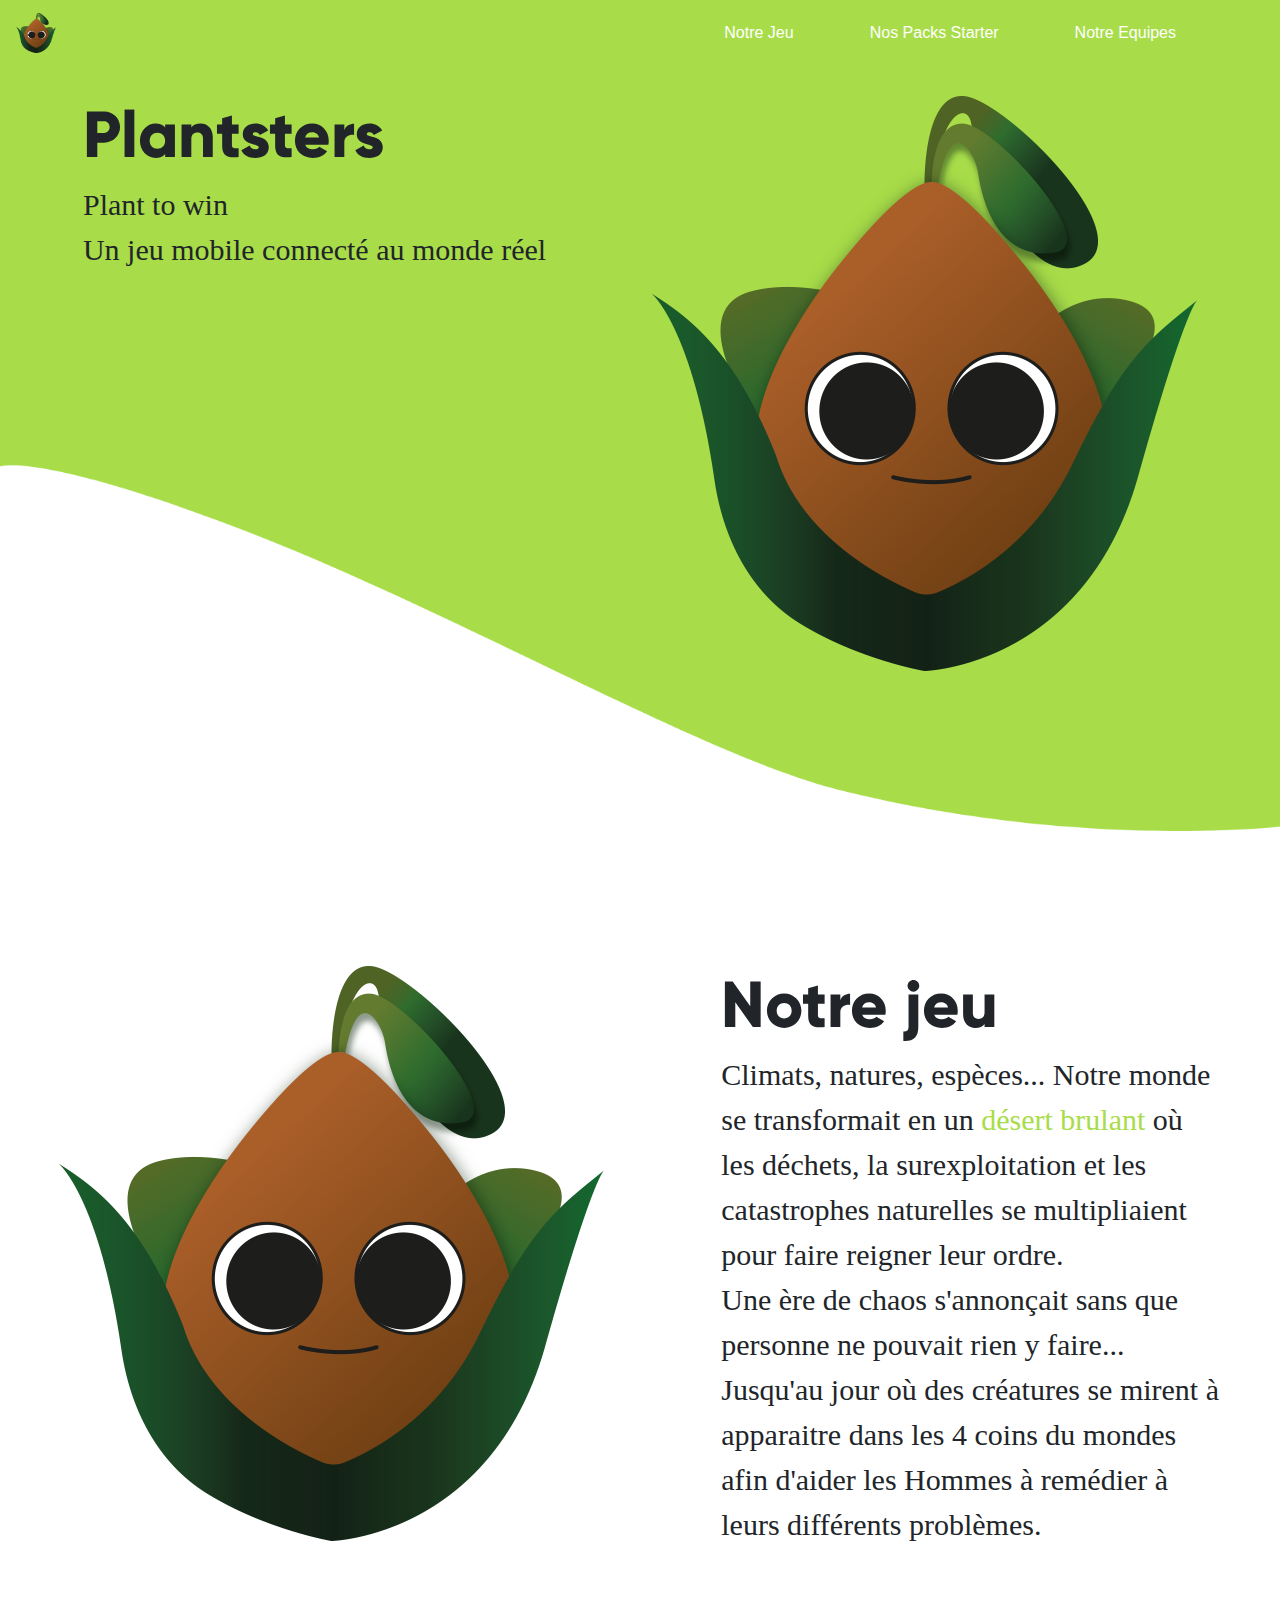
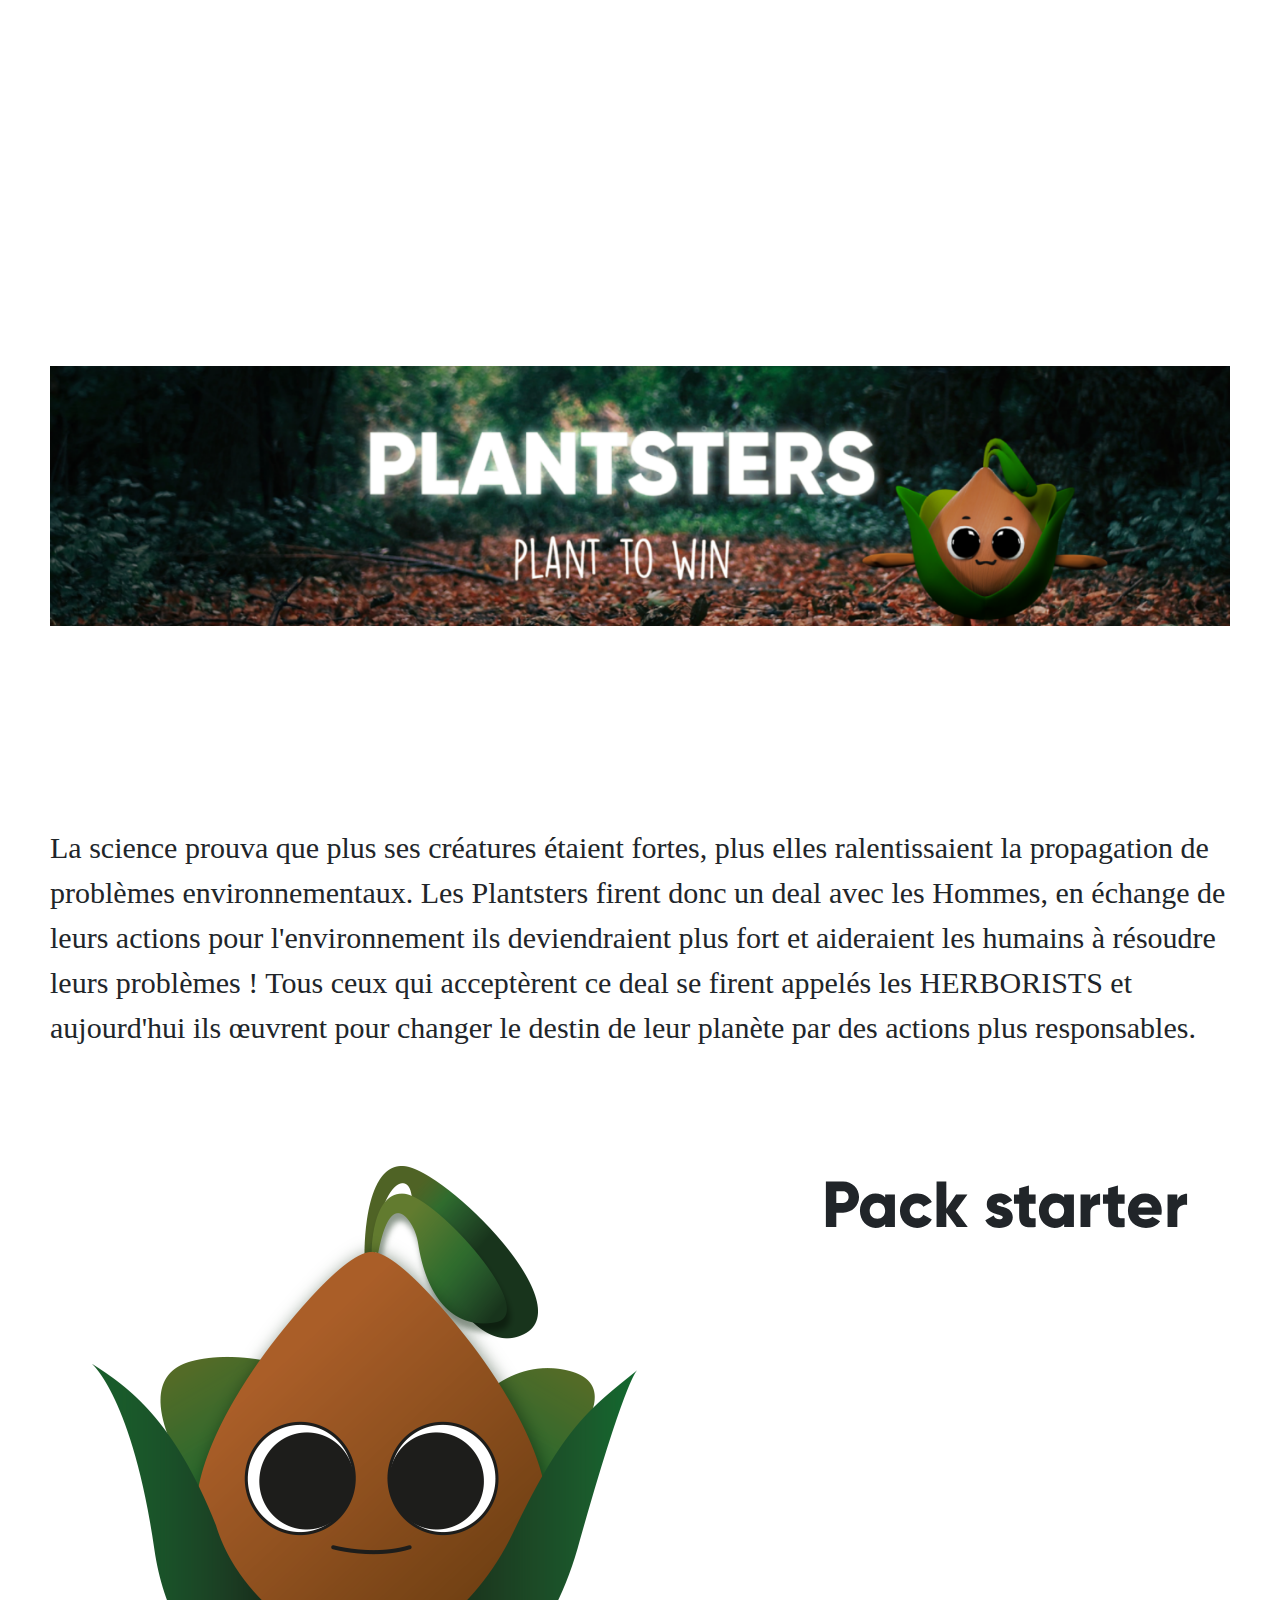
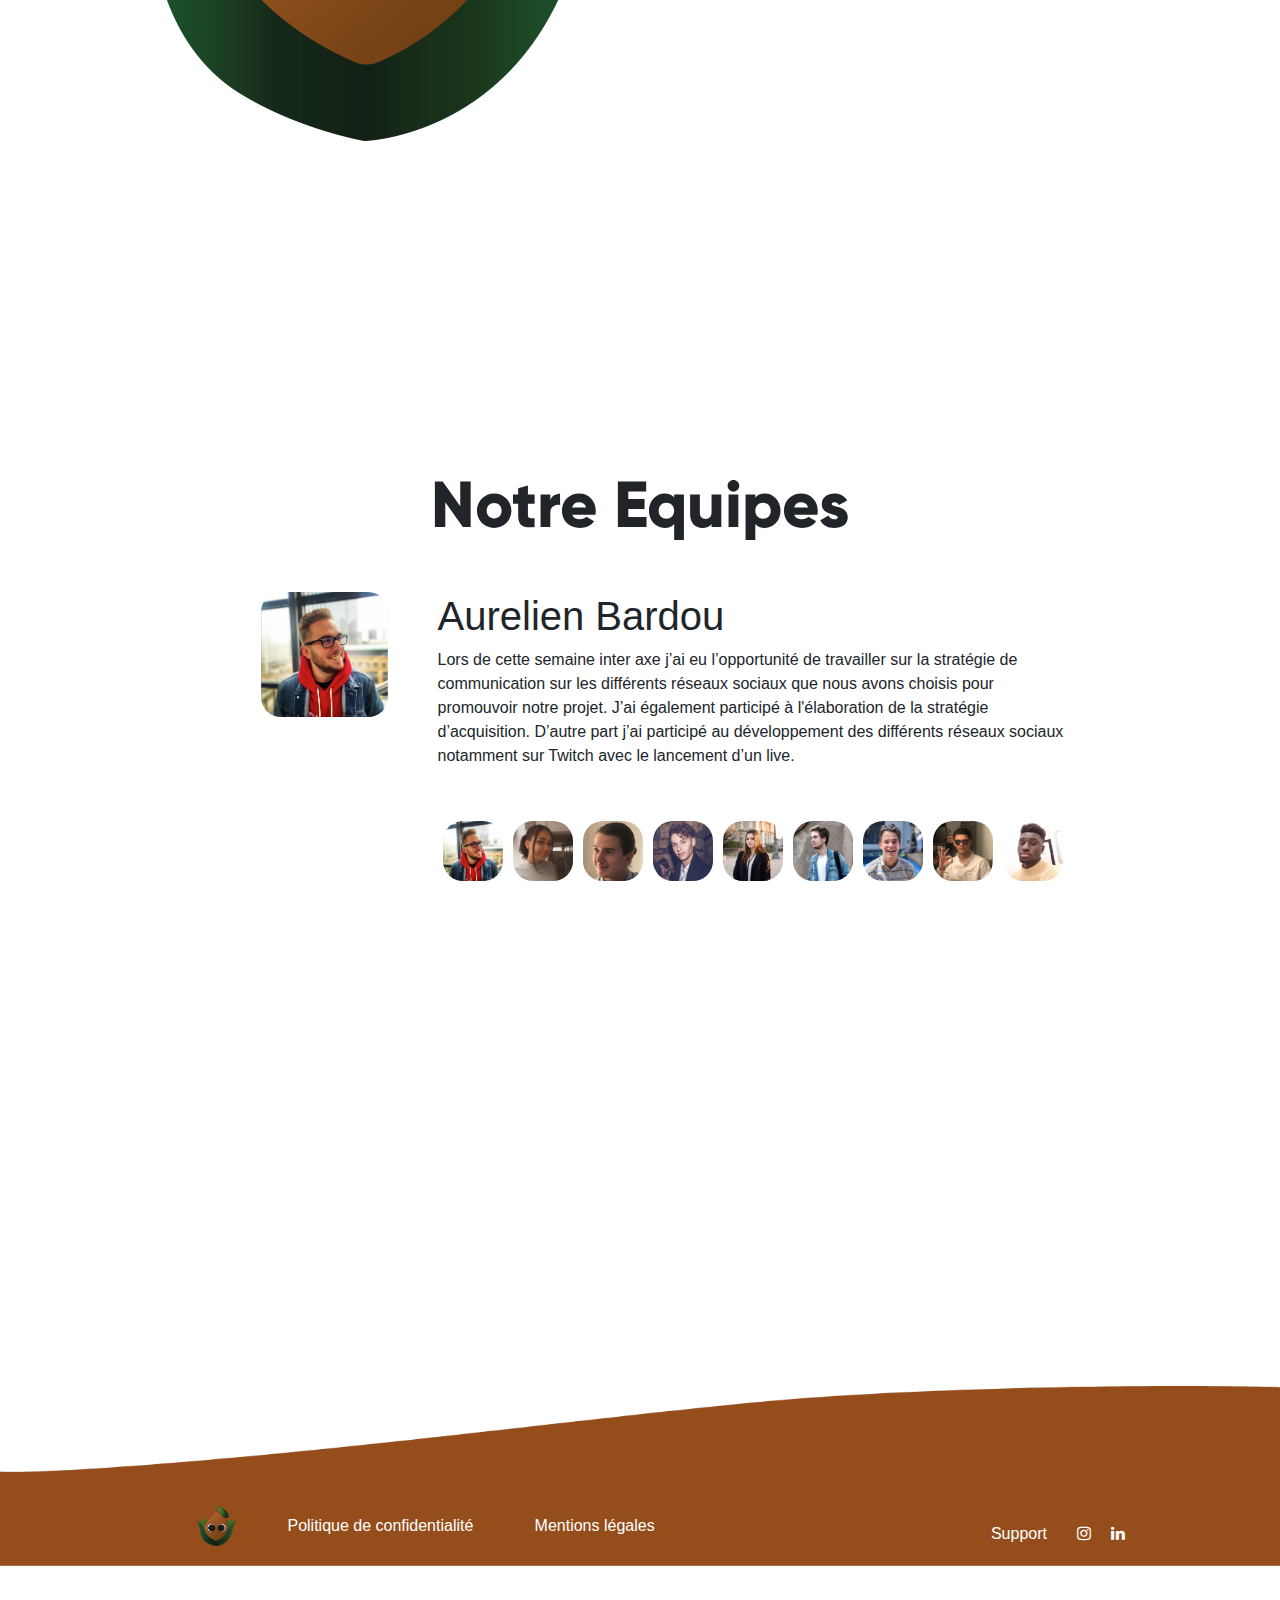
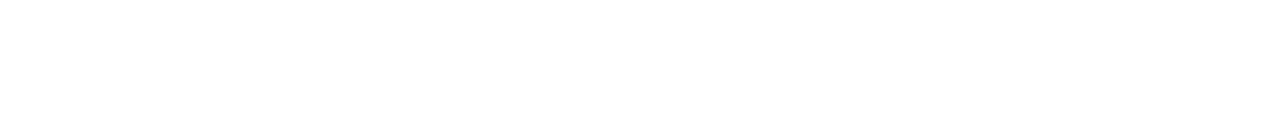
<file: index.html>
<!DOCTYPE html>
<html lang="en">
  <head>
    <meta charset="UTF-8" />
    <meta name="viewport" content="width=device-width, initial-scale=1.0" />
    <meta http-equiv="X-UA-Compatible" content="ie=edge" />
    <title>Document</title>
    <link href="style.css" rel="stylesheet" />

    <link
      rel="stylesheet"
      href="./assets/font-awesome/css/font-awesome.min.css"
    />
    <link
      rel="stylesheet"
      href="https://maxcdn.bootstrapcdn.com/bootstrap/4.0.0/css/bootstrap.min.css"
      integrity="sha384-Gn5384xqQ1aoWXA+058RXPxPg6fy4IWvTNh0E263XmFcJlSAwiGgFAW/dAiS6JXm"
      crossorigin="anonymous"
    />
    <link href="assets/fonts/Gilroy-ExtraBold.otf" rel="stylesheet">
    <link href="assets/fonts/Gilroy-Light.otf" rel="stylesheet">
  </head>
  <body>
    <!-- NAVBAR -->
    <nav
      class="navbar navbar-expand-lg navbar-light sticky-top bgColorGreen"
      id="navbar"
    >
      <a class="navbar-brand" href="#">
        <img src="assets/imgs/logo.png" width="40" height="40" alt="" />
      </a>
      <button
        class="navbar-toggler"
        type="button"
        data-toggle="collapse"
        data-target="#navbarNavAltMarkup"
        aria-controls="navbarNavAltMarkup"
        aria-expanded="false"
        aria-label="Toggle navigation"
      >
        <span class="navbar-toggler-icon"></span>
      </button>
      <div class="collapse navbar-collapse" id="navbarNavAltMarkup">
        <ul class="navbar-nav ml-auto">
          <li>
            <a class="nav-item nav-link active" href="#section2">Notre Jeu</a>
          </li>
          <li>
            <a class="nav-item nav-link active" href="#section4"
              >Nos Packs Starter</a
            >
          </li>
          <li>
            <a class="nav-item nav-link active" href="#section5"
              >Notre Equipes
            </a>
          </li>
        </ul>
      </div>
    </nav>
    <!-- FIN NAVBAR -->

    <!-- 1 ECRAN -->
    <div class="flexContainerRow padding30 bgGreen" id="section1">
      <div>
        <h1 class="title">Plantsters</h1>
        <p class="text">
          Plant to win<br />Un jeu mobile connecté au monde réel
        </p>
      </div>
      <img src="./assets/imgs/logo.png" />
    </div>
    <!-- Fin 1 ECRAN -->
    <!-- 2 ECRAN -->
    <div class="flexContainerRow" id="section2">
      <img src="assets/imgs/logo.png" />
      <div class="textEcran2">
        <h1 class="title">Notre jeu</h1>
        <p class="text">
          Climats, natures, espèces... Notre monde se transformait en un
          <span class="colorGreen">désert brulant</span> où les déchets, la
          surexploitation et les catastrophes naturelles se multipliaient pour
          faire reigner leur ordre.<br />
          Une ère de chaos s'annonçait sans que personne ne pouvait rien y
          faire... Jusqu'au jour où des créatures se mirent à apparaitre dans
          les 4 coins du mondes afin d'aider les Hommes à remédier à leurs
          différents problèmes.
        </p>
      </div>
    </div>
    <!-- Fin 2 ECRAN -->
    <!-- 3 ECRAN -->
    <div class="flexContainerCol" id="section3">
      <img src="assets/imgs/banniere.png" />
      <p class="text">
        La science prouva que plus ses créatures étaient fortes, plus elles
        ralentissaient la propagation de problèmes environnementaux. Les
        Plantsters firent donc un deal avec les Hommes, en échange de leurs
        actions pour l'environnement ils deviendraient plus fort et aideraient
        les humains à résoudre leurs problèmes ! Tous ceux qui acceptèrent ce
        deal se firent appelés les HERBORISTS et aujourd'hui ils œuvrent pour
        changer le destin de leur planète par des actions plus responsables.
      </p>
    </div>
    <!-- Fin 3 ECRAN -->

    <!-- 4 ECRAN -->
    <div class="flexContainerRow" id="section4">
      <img src="assets/imgs/logo.png" />
      <h1 class="title">Pack starter</h1>
    </div>
    <!-- Fin 4 ECRAN -->

    <!-- 5 ECRAN -->
    <div class="flexContainerRow" id="section1">
      <div class="flexContainerCol">
          <h1 class="title  text-center mb-5">Notre Equipes</h1>
      
      <div class="flexContainerRow">
          
       <div class="row pl-5 w-75">
        <div class="col">
            <div id="carouselExampleIndicators" class="carousel slide" data-ride="carousel" data-interval="false">
               
          
            <div class="carousel-inner ">
                  
              
                  <div class="carousel-item active">
                      <img class="d-block w-100" src="assets/imgs/aurelien.png" alt="First slide">
                  </div>

                  <div class="carousel-item">
                    <img class="d-block w-100" src="assets/imgs/ambre.png" alt="Second slide">
                  </div>

                   <div class="carousel-item">
                    <img class="d-block w-100" src="assets/imgs/Etienne.jpeg" alt="Third slide">
                  </div>

                  <div class="carousel-item">
                    <img class="d-block w-100" src="assets/imgs/ryad.jpg" alt="Fourth slide">
                  </div>

                  <div class="carousel-item">
                    <img class="d-block w-100" src="assets/imgs/Domitille.jpg" alt="Fifth slide">
                  </div>

                  <div class="carousel-item">
                    <img class="d-block w-100" src="assets/imgs/julien.png" alt="Sixth slide">
                  </div>

                  
                  <div class="carousel-item">
                    <img class="d-block w-100" src="assets/imgs/paul.jpeg" alt="Sixth slide">
                  </div>

                  <div class="carousel-item">
                    <img class="d-block w-100" src="assets/imgs/alexandre.jpg" alt="Sixth slide">
                  </div>

                  <div class="carousel-item">
                    <img class="d-block w-100" src="assets/imgs/marvin.png" alt="Sixth slide">
                  </div>

              

                </div>

              
              </div>
              
          </div>
          <div class="col"  >
            <div class="description-part">

              <h1 class="description-Name" id="descriptionName">Aurelien Bardou</h1>
              

              <div class="perso-description mb-5" id="persoDescription"> Lors de cette semaine inter axe j’ai eu l’opportunité de travailler sur la stratégie de communication sur les différents réseaux sociaux que nous avons choisis pour promouvoir notre projet. J’ai également participé à l'élaboration de la stratégie d’acquisition. D’autre part j’ai participé au développement des différents réseaux sociaux notamment sur Twitch avec le lancement d’un live.</div>

    
               
              <div class="profil-container" id="profilContainer">

                <div class="flexContainerRow">
                <button  class="carousel-Indicator"  data-target="#carouselExampleIndicators" data-slide-to="0">
                    <img id="cI1" class="active" src="assets/imgs/aurelien.png"></img>
                </button>

                <button  class="carousel-Indicator" id="cI2" data-target="#carouselExampleIndicators" data-slide-to="1">
                    <img src="assets/imgs/ambre.png"></img>
                </button>

                <button  class="carousel-Indicator" id="cI3" data-target="#carouselExampleIndicators" data-slide-to="2">
                <img src="assets/imgs/Etienne.jpeg"></img>
                </button>

                <button  class="carousel-Indicator" id="cI4" data-target="#carouselExampleIndicators" data-slide-to="3">
                  <img src="assets/imgs/ryad.jpg"></img>
                </button>
                <button  class="carousel-Indicator" id="cI5" data-target="#carouselExampleIndicators" data-slide-to="4">
                  <img src="assets/imgs/Domitille.jpg"></img>
                </button>
                <button  class="carousel-Indicator" id="cI6" data-target="#carouselExampleIndicators" data-slide-to="5">
                  <img src="assets/imgs/julien.png"></img>
                </button>
                <button  class="carousel-Indicator" id="cI7"  data-target="#carouselExampleIndicators" data-slide-to="6">
                  <img src="assets/imgs/paul.jpeg"></img>
              </button>
              <button class="carousel-Indicator"  data-target="#carouselExampleIndicators" data-slide-to="7">
                <img data-target data-target="#carouselExampleIndicators" data-slide-to="7" src="assets/imgs/alexandre.jpg"></img>
              </button>
              <button  class="carousel-Indicator" id="cI8" data-target="#carouselExampleIndicators" data-slide-to="8">
                <img src="assets/imgs/marvin.png"></img>
              </button>
            </div>
              </div>


          </div>
        </div>
  
        <!---->
           
          
      </div>
    </div>
  </div>

</div>
    <!-- Fin 5 ECRAN -->
    <!-- Footer -->
    <div class="flexRow">
      <div class="gauche">
        <a href="#"
          ><img src="assets/imgs/logo.png" width="40" height="40" alt=""
        /></a>
        <a href="#">
          <p>Politique de confidentialité</p>
        </a>
        <a href="#">
          <p>Mentions légales</p>
        </a>
      </div>
      <div class="droit">
        <a class="item">
          <p>Support</p>
        </a>
        <a class="item">
          <i class="fa fa-instagram" aria-hidden="true"></i>
        </a>
        <a class="item">
          <i class="fa fa-linkedin" aria-hidden="true"></i>
        </a>
      </div>
    </div>
    <!-- Footer -->
  </body>


  <script src="https://code.jquery.com/jquery-3.5.1.slim.min.js" integrity="sha384-DfXdz2htPH0lsSSs5nCTpuj/zy4C+OGpamoFVy38MVBnE+IbbVYUew+OrCXaRkfj" crossorigin="anonymous"></script>
  <script src="https://cdn.jsdelivr.net/npm/bootstrap@4.5.3/dist/js/bootstrap.min.js" integrity="sha384-w1Q4orYjBQndcko6MimVbzY0tgp4pWB4lZ7lr30WKz0vr/aWKhXdBNmNb5D92v7s" crossorigin="anonymous"></script>

  <script src="script.js"></script>
</html>
</file>
<file: style.css>
/* fonts */

/* * {
  background-color: black;
} */

@font-face {
  font-family: "Gilroy-ExtraBold";
  src: url("assets/fonts/Gilroy-ExtraBold.otf");
}

.wrapper{
  display: flex;
}

.under-wrapper{
  padding: 0 200px;
}
#title {
  font-family: "Gilroy-ExtraBold";
}
.image {
  height: 70vh;
  border-radius: 2px;
}

.profil-container img {
  width: 60px;
  height: 60px;
  border-radius: 20px;
}

.description-part {
  padding-left: 20px;
}

.carousel-Indicator {
  background: none;
	border: none;
	padding: 0;
	cursor: pointer;
}

.ml-auto {
  margin-right: 50px;
}
.nav-item {
  color: white !important;
}
.navbar-nav > li {
  padding-left: 30px;
  padding-right: 30px;
}
.flexContainerRow {
  height: 100vh;
  display: flex;
  justify-content: space-around;
  align-items: flex-start;
}
.title {
  font-family: "Gilroy-Bold";
  font-size: 65px;
}
.text {
  font-family: "Gilroy-Light";
  font-size: 30px;
}
.form {
  position: absolute;
  top: 60vh;
  left: 3vw;
}
.colForm {
  display: flex;
  flex-direction: column;
  align-items: center;
}
input {
  width: 90%;
}
.btn {
  margin-top: 20px;
  background-color: #a8dd49;
  color: white;
}
.padding30 {
  padding: 30px;
}



.profil-container button  {
 list-style: none;
 border: none;
 padding: 5px;
 outline: none;
}

.bgGreen {
  background: url(./assets/imgs/bgGreen.png);
  background-position: top;
  background-size: 100% 85%;
  background-repeat: no-repeat;
  position: relative;
}
.bgColorGreen {
  background-color: #a8dd49;
}

.bgColorBlack {
  /* background-color: #272727; */
  background: #944d1b;
}
.colorGreen {
  color: #a8dd49;
}
.textEcran2 {
  max-width: 500px;
}
.flexContainerCol {
  padding: 0 50px;
  height: 100vh;
  display: flex;
  flex-direction: column;
  justify-content: space-around;
}

.carousel-inner {
  width: 30%;
  
}

.carousel-inner img {
  border-radius: 20px;
  min-width: 30px;
  min-height: 30px;
}

.flexRow {
  min-height: 200px;
  padding: 20px 0;
  width: 100%;
  display: flex;
  justify-content: space-evenly;
  flex-grow: 1;
  align-items: flex-end;
  padding-bottom: 20px;
  background-image: url(./assets/imgs/bgBrown.png);
  background-position: bottom;
  background-size: 100% 90%;
  background-repeat: no-repeat;
}

.gauche {
  display: flex;
  justify-content: space-evenly;
  align-items: center;
  flex-grow: 0.5;
  padding: 0 100px;
}

.gauche p,
.droit p {
  margin: 0 10px;
}
.droit {
  display: flex;
  justify-content: space-evenly;
  align-items: center;
  padding: 0 100px;
}
.item {
  padding-left: 20px;
}
a,
.item {
  text-decoration: none;
  color: white !important;
}
.fa-instagram,
.fa-linkedin {
  color: white;
}

.tofooter {
  height: 50vh;
}
.wrapper-slider{
  padding-left: 3rem;
  }

/* i {
  font-size: 24px;
} */
/*import font*/
@font-face {
  font-family: "Gilroy-Light";
  src: url("./assets/fonts/Gilroy-Light.otf");

  font-family: "Gilroy-Bold";
  src: url("./assets/fonts/Gilroy-ExtraBold.otf");
}

@media screen and (max-width: 640px) {
  .flexContainerRow {
    height: auto;
    flex-direction: column-reverse;
    align-items: baseline;
    margin-bottom: 40px;
    padding: 0 20px;
  }
  .image2 {
    width: 100%;
  }
  .gauche {
    display: none;
  }
  .form {
    position: static;
  }
  .image {
    height: auto;
    width: 100%;
  }
  .gauche,
  .droit {
    padding: 0;
  }
  .text {
    font-size: 20px;
  }
  .title {
    font-size: 30px;
  }

  .flexContainerCol{
    padding: 0 20px;
  }
  .heightForRespo{
    height: unset;
    padding: 0 20px;
  }

  .wrapper-slider{
    padding-left: unset!important;
    flex-direction: column;
    }
  .col{
    flex-basis: unset!important;
  }
}

@media screen and (max-width: 1160px) {
.height{
  min-height: 110vh;
}
.andimg img{
  height: unset;
}
.wrapper{
  display: flex;
  flex-direction: column;
  align-items: center;
}

.under-wrapper{
  padding:0 30px
}
.andimg{
  text-align: center;
}

.under-wrapper .image{
  width: 40%;
}

form{
  position: unset;
  display: flex;
  align-items: center;
}

.flexContainerRow{
  height: unset;
  align-items: center;
  flex-direction: column-reverse;
  padding: 20px 0;
}

.textEcran2{
  max-width: unset;
  width: calc(100% - 40px);
  margin: 0 20px;
}
.ecran2{
  flex-direction: column;
}
}

.error{
  color: red;
}

.reussir{
  color: green;
}
</file>
